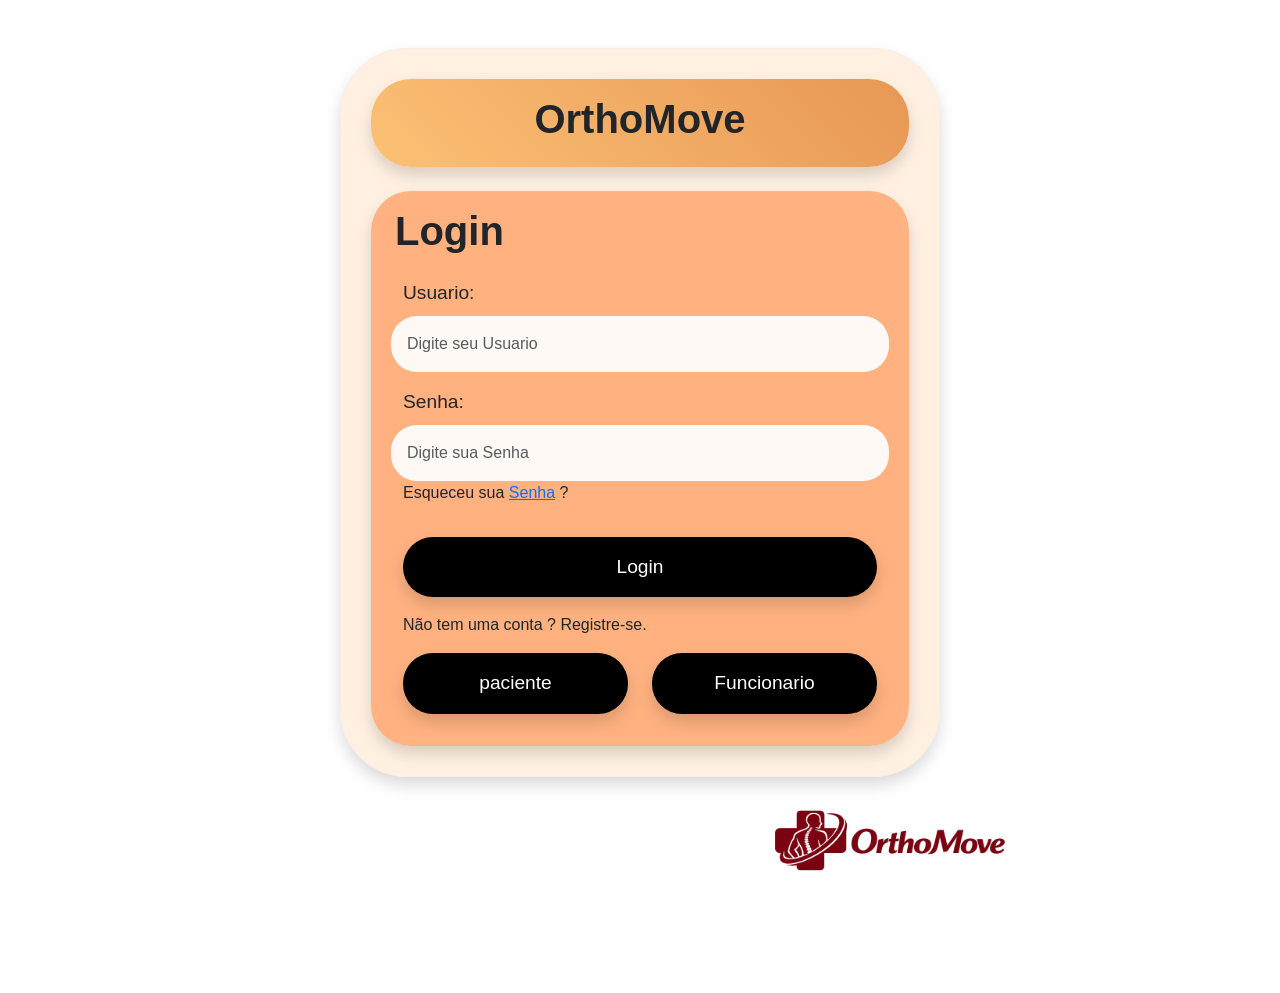
<file: index.html>
<!DOCTYPE html>
<html lang="pt-BR">
<head>
    <meta charset="UTF-8">
    <meta name="viewport" content="width=device-width, initial-scale=1.0">
    <title>Login</title>
    <link rel="shortcut icon" href="/favicon.ico" type="image/x-icon">
    <link href="https://cdn.jsdelivr.net/npm/bootstrap@5.3.8/dist/css/bootstrap.min.css" rel="stylesheet" integrity="sha384-sRIl4kxILFvY47J16cr9ZwB07vP4J8+LH7qKQnuqkuIAvNWLzeN8tE5YBujZqJLB" crossorigin="anonymous">        
    <link rel="stylesheet" href="style.css">
    <link href="https://fonts.cdnfonts.com/css/poppins" rel="stylesheet">

</head>
<body class="vh-100">
    <div class="container shadow mt-5 mb-3 maior">
        
        <div class="card-box shadow mb-4 p-3 titulo">
            <h1 class="text-center"><strong>OrthoMove</strong></h1>
            
        </div>
        <div class="card-box shadow p-3 menor ">
            <h1 class="ms-2 login">Login</h1>
            <div class="row  p-3">
                <label class="mb-2">Usuario:</label>
                <input type="text" placeholder="Digite seu Usuario" class="mb-3 p-3 form-control" > 
                <label class="mb-2 ">Senha:</label>
                <input type="password" placeholder="Digite sua Senha" class="p-3 form-control"> 
                <p>Esqueceu sua <a href="#">Senha</a> ?</p>
            </div>
            <div class="row ps-3 pe-3">
                <a href="Triagem.html" class="link"><button class="by text-center p-3 shadow w-100">
                    Login
                </button> </a>
            </div>

            <div class="row p-3">
                <p>Não tem uma conta ? Registre-se.</p>
                <div class="col-md-6">
                   <a href="Paciente.html" class="link"> <button class="by text-center p-3 shadow w-100">
                        paciente
                    </button> </a>
                </div>
                <div class="col-md-6"> 
                   <a href="Funcionario.html" class="link"> <button class="by text-center p-3 shadow w-100 ">
                        Funcionario
                    </button> </a>
                </div>
            </div>
        </div>
    </div>
    <img class="Logo" src="OrthoMove.png" alt="">
 
</body>



</html>
</file>
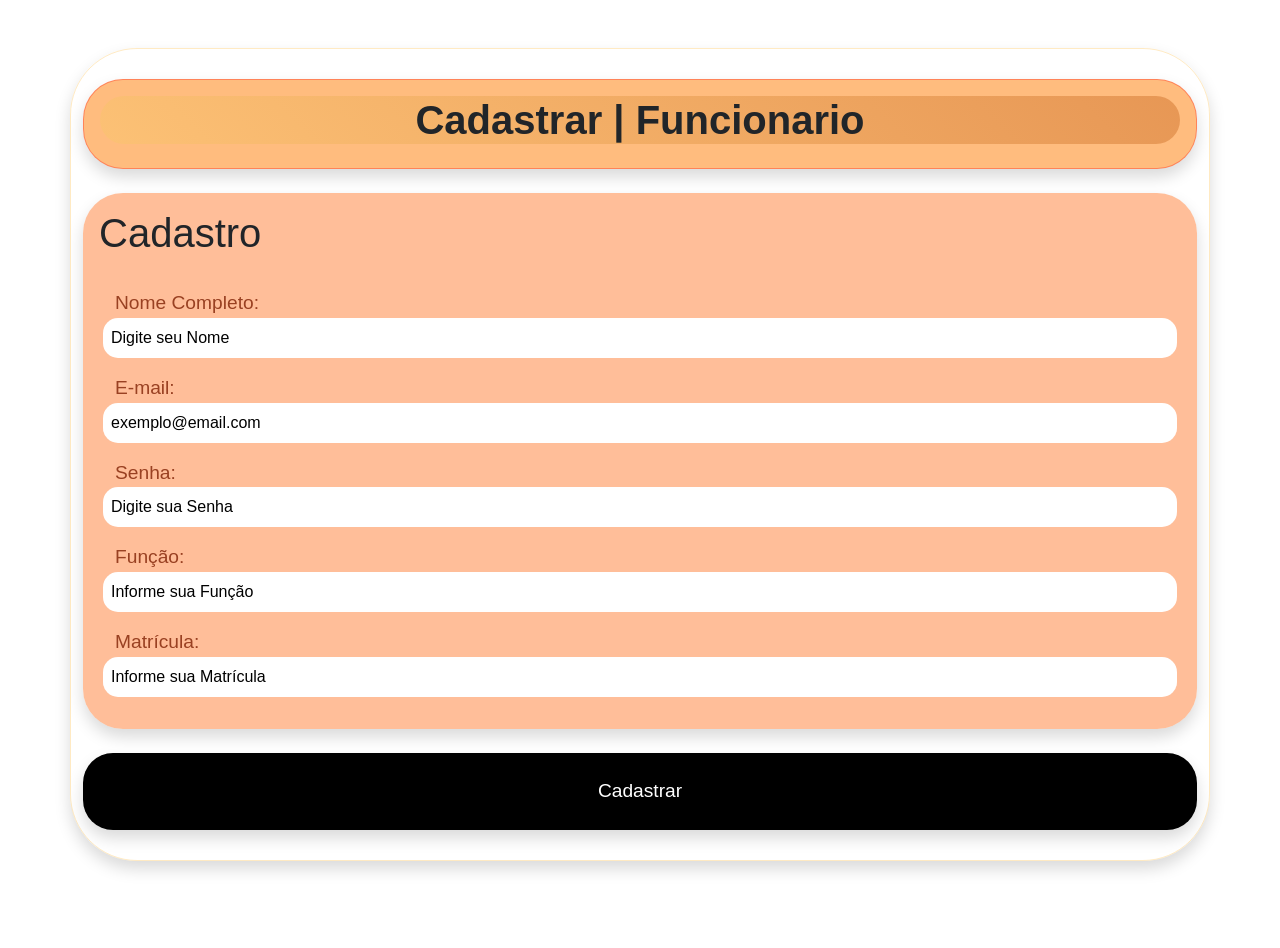
<file: Funcionario.html>
<!DOCTYPE html>
<html lang="en">
<head>
    <meta charset="UTF-8">
    <meta name="viewport" content="width=device-width, initial-scale=1.0">
    <title>Cadastro | Funcionario</title>
    <link href="https://fonts.cdnfonts.com/css/poppins" rel="stylesheet">
    <link rel="stylesheet" href="Funcionario.css">
    <link href="https://cdn.jsdelivr.net/npm/bootstrap@5.3.8/dist/css/bootstrap.min.css" rel="stylesheet" integrity="sha384-sRIl4kxILFvY47J16cr9ZwB07vP4J8+LH7qKQnuqkuIAvNWLzeN8tE5YBujZqJLB" crossorigin="anonymous">        <link rel="stylesheet" href="style.css">
    <link rel="shortcut icon" href="/favicon.ico" type="image/x-icon">
</head>
<body>
    <div class="container shadow mt-5 mb-5">
        <div class="card-box shadow mb-4 p-3 paba">
            <strong><h1 class="text-center titulo">Cadastrar | Funcionario</h1></strong>
        </div>
        <div class="card-box shadow p-3 menor">
            <h1 class="mb-3">Cadastro</h1>
            <div class="row p-3">
                <label>Nome Completo:</label>
                <input type="text" placeholder="Digite seu Nome" class="mb-3 p-2">
                <label>E-mail:</label>
                <input type="email" placeholder="exemplo@email.com" class="mb-3 p-2">
                <label>Senha:</label>
                <input type="password" placeholder="Digite sua Senha" class="mb-3 p-2">
                <label>Função:</label>
                <input type="text" placeholder="Informe sua Função" class="mb-3 p-2">
                <label>Matrícula:</label>
                <input type="text" placeholder="Informe sua Matrícula" class="p-2">
            </div>
        </div>
        <div>
            <a href="index.html" class="link"><button class="text-center shadow p-4 mt-4 w-100 by">Cadastrar</button> </a>
        </div>
    </div>
</body>
</html>
</file>
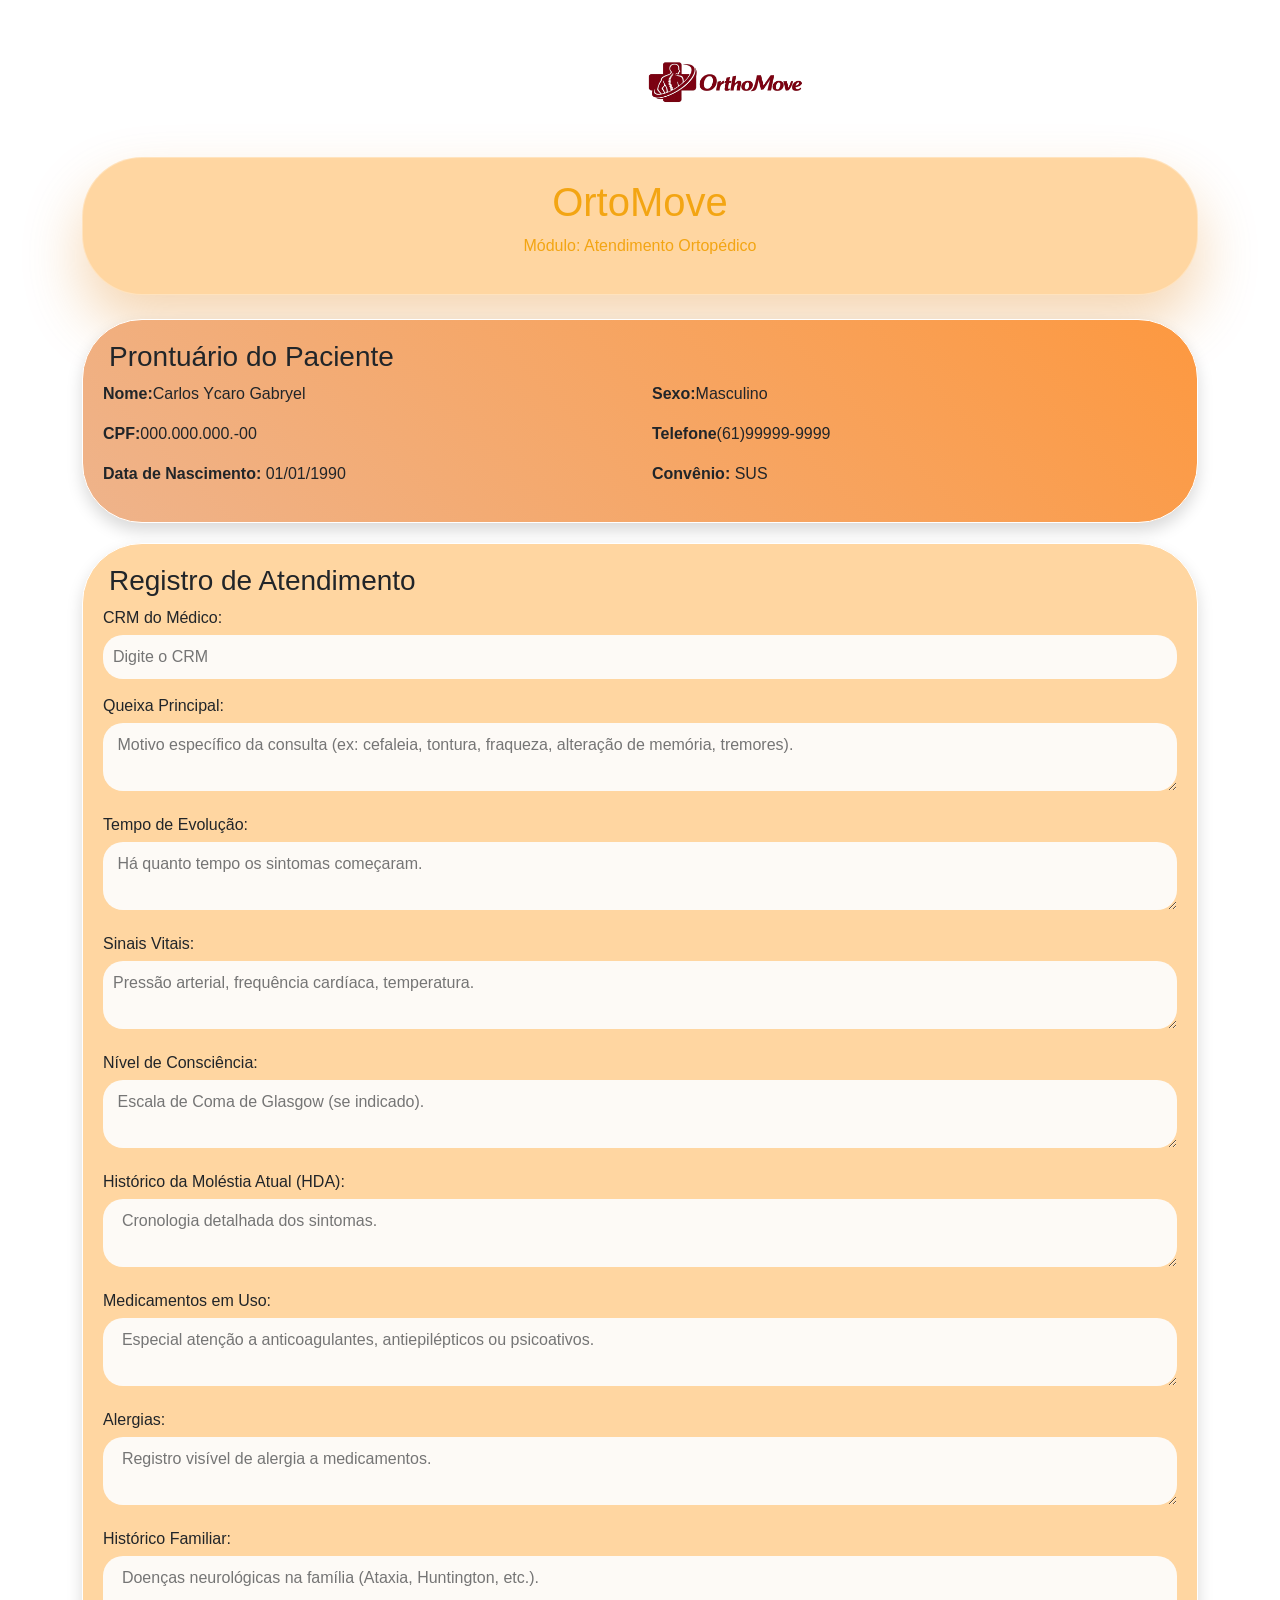
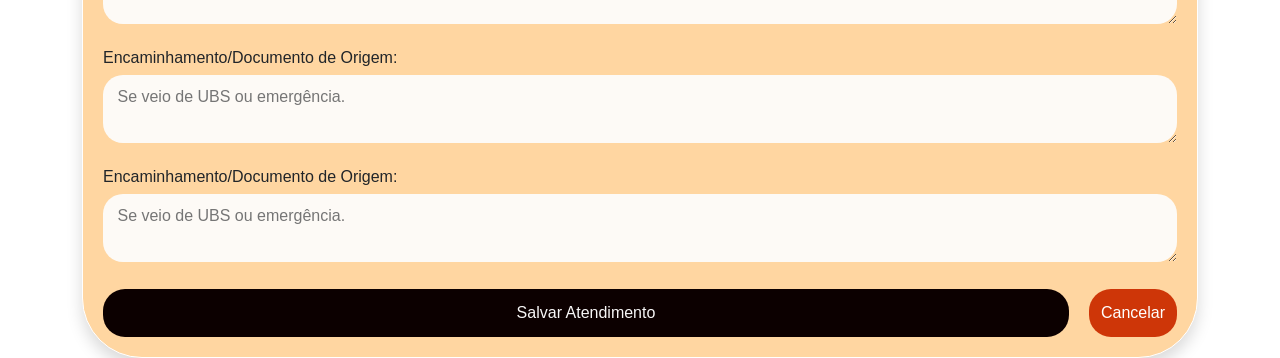
<file: Medico.html>
<!DOCTYPE html>
<html lang="en">
<head>
    <meta charset="UTF-8">
    <meta name="viewport" content="width=device-width, initial-scale=1.0">
    <link rel="stylesheet" href="Medico.css">
    <link href="https://fonts.cdnfonts.com/css/poppins" rel="stylesheet">
    <link rel="shortcut icon" href="/Projeto Sentinela/favicon.ico" type="image/x-icon">
    <title>Documento Médico</title>
    <link href="https://cdn.jsdelivr.net/npm/bootstrap@5.3.8/dist/css/bootstrap.min.css" rel="stylesheet" integrity="sha384-sRIl4kxILFvY47J16cr9ZwB07vP4J8+LH7qKQnuqkuIAvNWLzeN8tE5YBujZqJLB" crossorigin="anonymous">
</head>
<body>

    <!--
    <header class="topo">
        <h1>Hospital Home</h1>
        <p>Módulo: Atendimento Médico</p>
    </header>
-->

    


    <div id="maior">
    <div class="container mt-4">
        <img class="Logo" src="OrthoMove.png" alt="">
        
        <div class="text-center mb-4">
            
            <strong><h1>OrtoMove</h1></strong>
            <p>Módulo: Atendimento Ortopédico</p>
            
        </div>

        <div class="card-box shadow meir">
            <h3>Prontuário do Paciente</h3>

            <div class="row">
                <div class="col-md-6">
                    <p><strong>Nome:</strong>Carlos Ycaro Gabryel</p>
                    <p><strong>CPF:</strong>000.000.000.-00</p>
                    <p><strong> Data de Nascimento:</strong> 01/01/1990</p>
                </div>
                
                <div class="col-md-6">
                    <p><strong>Sexo:</strong>Masculino</p>
                    <p><strong>Telefone</strong>(61)99999-9999</p>
                    <p><strong>Convênio:</strong> SUS</p>
                </div>
            </div>
        </div>
        <div class="card-box shadow ficha">

            <h3>Registro de Atendimento</h3>

            <div class="campo">
                <label> CRM do Médico:</label>
                <input type="text" placeholder="Digite o CRM">
            </div>
            
            <div class="campo">
                <label> Queixa Principal:</label> 
                <textarea placeholder=" Motivo específico da consulta (ex: cefaleia, tontura, fraqueza, alteração de memória, tremores)."></textarea>
            </div>
            
            <div class="campo">
                <label> Tempo de Evolução:</label> 
                <textarea placeholder=" Há quanto tempo os sintomas começaram."></textarea>
            </div>
            
            <div class="campo">
                <label> Sinais Vitais: </label> 
                <textarea placeholder="Pressão arterial, frequência cardíaca, temperatura."></textarea>
            </div>
            
            <div class="campo">
                <label> Nível de Consciência:</label> 
                <textarea placeholder=" Escala de Coma de Glasgow (se indicado)."></textarea>
            </div> 
            
            
            <div class="campo">
                <label>Histórico da Moléstia Atual (HDA):</label> 
                <textarea placeholder="  Cronologia detalhada dos sintomas."></textarea>
            </div> 

            
            <div class="campo">
                <label>Medicamentos em Uso:</label> 
                <textarea placeholder="  Especial atenção a anticoagulantes, antiepilépticos ou psicoativos."></textarea>
            </div> 

            
            <div class="campo">
                <label>Alergias:</label> 
                <textarea placeholder="  Registro visível de alergia a medicamentos."></textarea>
            </div> 

            
            <div class="campo">
                <label>Histórico Familiar: </label> 
                <textarea placeholder="  Doenças neurológicas na família (Ataxia, Huntington, etc.)."></textarea>
            </div> 

            
            <div class="campo">
                <label>Encaminhamento/Documento de Origem: </label> 
                <textarea placeholder=" Se veio de UBS ou emergência."></textarea>
            </div> 


            <div class="campo">
                <label>Encaminhamento/Documento de Origem: </label> 
                <textarea placeholder=" Se veio de UBS ou emergência."></textarea>
            </div> 
            
            <div class="botoes">
                <button class="btn-salvar">Salvar Atendimento</button>
                <a href="index.html"><button class="btn-secundario">Cancelar</button> </a>
            </div>           

        </div>
    </div>
    </div>

</body>
</html>
</file>
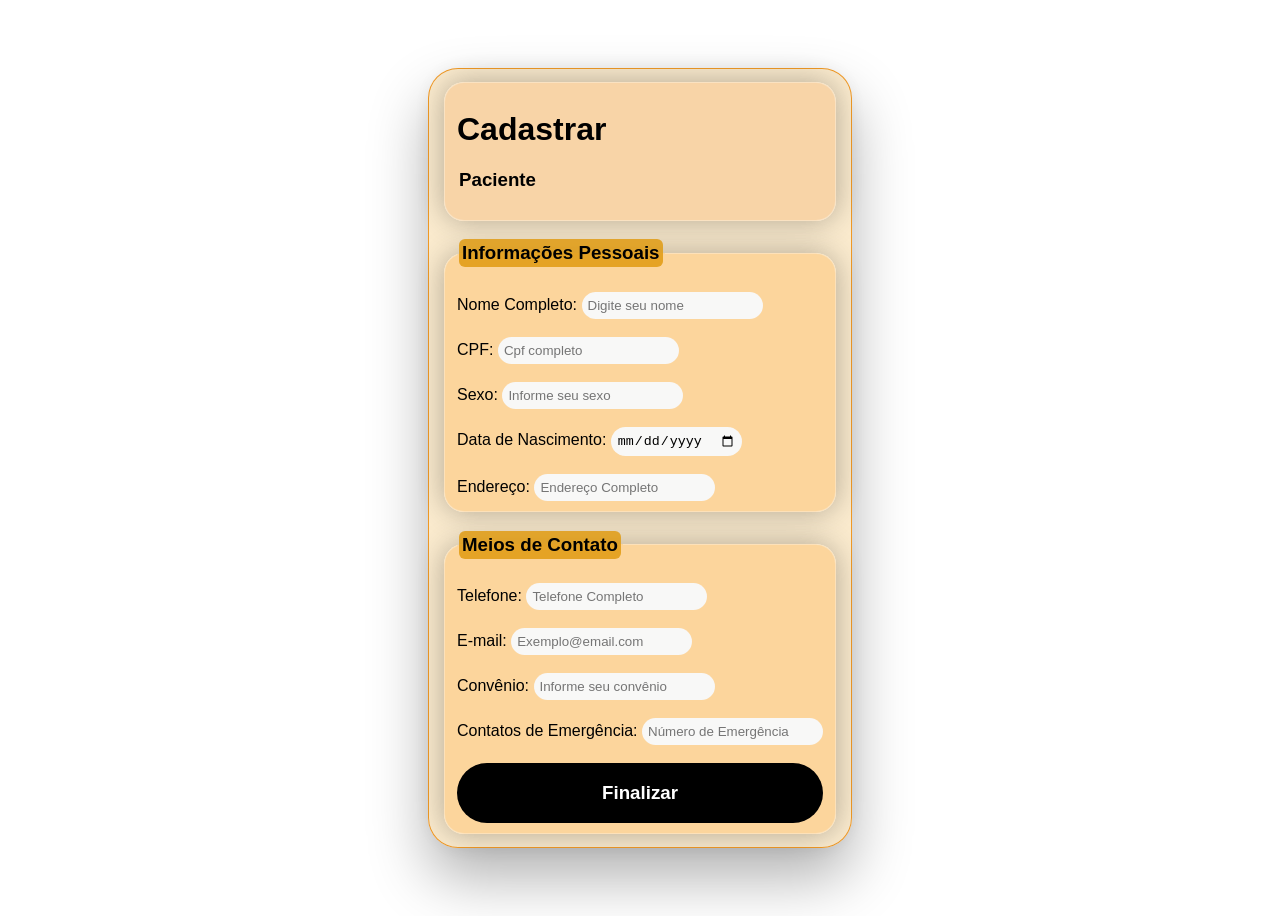
<file: Paciente.html>
<!DOCTYPE html>
<html lang="en">
<head>
    <meta charset="UTF-8">
    <meta name="viewport" content="width=device-width, initial-scale=1.0">
    <title>Projeto Sentinela</title>
    <link rel="stylesheet" href="Paciente.css">
    <link rel="shortcut icon" href="/Projeto Sentinela/favicon.ico" type="image/x-icon">
    <link href="https://fonts.cdnfonts.com/css/poppins" rel="stylesheet">
    <link rel="shortcut icon" href="/Projeto Sentinela/favicon.ico" type="image/x-icon">
                

</head>
<body>
   <div>

        <form>
            <fieldset id="maior">

            <fieldset id="titulo">
                <div><h1>Cadastrar</h1></div>
                <div id="legenda1"><legend><h3>Paciente</h3></legend></div>
            </fieldset>
            
            <fieldset id="paba">
                <legend><h3 id="legenda2">Informações Pessoais</h3></legend>

                <div>
                    <label>Nome Completo:</label> <input type="text" placeholder="Digite seu nome">
                   
                </div>
                <br>
                <div>
                    <label>CPF: </label>  <input type="Number" placeholder="Cpf completo">
                
                </div>
                <br>
                <div>
                    <label>Sexo:</label> <input type="text" placeholder="Informe seu sexo"> 
                </div>
                <br>
                <div>
                    <label>Data de Nascimento:</label>  <input type="date"> 
                </div>
                <br>
                <div>
                    <label>Endereço:</label>  <input type="text" placeholder="Endereço Completo">
                </div>
            </fieldset>
            
            <fieldset id="saba">
                <legend ><h3 id="legenda3">Meios de Contato</h3></legend>

                <div>
                    <label>Telefone:</label> <input type="number" placeholder="Telefone Completo">
                </div>
                <br>
                <div>
                    <label>E-mail:</label> <input type="email" placeholder="Exemplo@email.com">
                </div>
                <br>
                <div>
                    <label>Convênio:</label>  <input type="text" placeholder="Informe seu convênio">
                </div>
                <br>
                <div>
                    <label>Contatos de Emergência:</label> <input type="number" placeholder="Número de Emergência">
                </div>
                <br>
                <a href="index.html" id="finalizar"><h3  > Finalizar </h3></a>

            </fieldset>
            
            </fieldset>

        </form>
    </div>
</body>
</html>
</file>
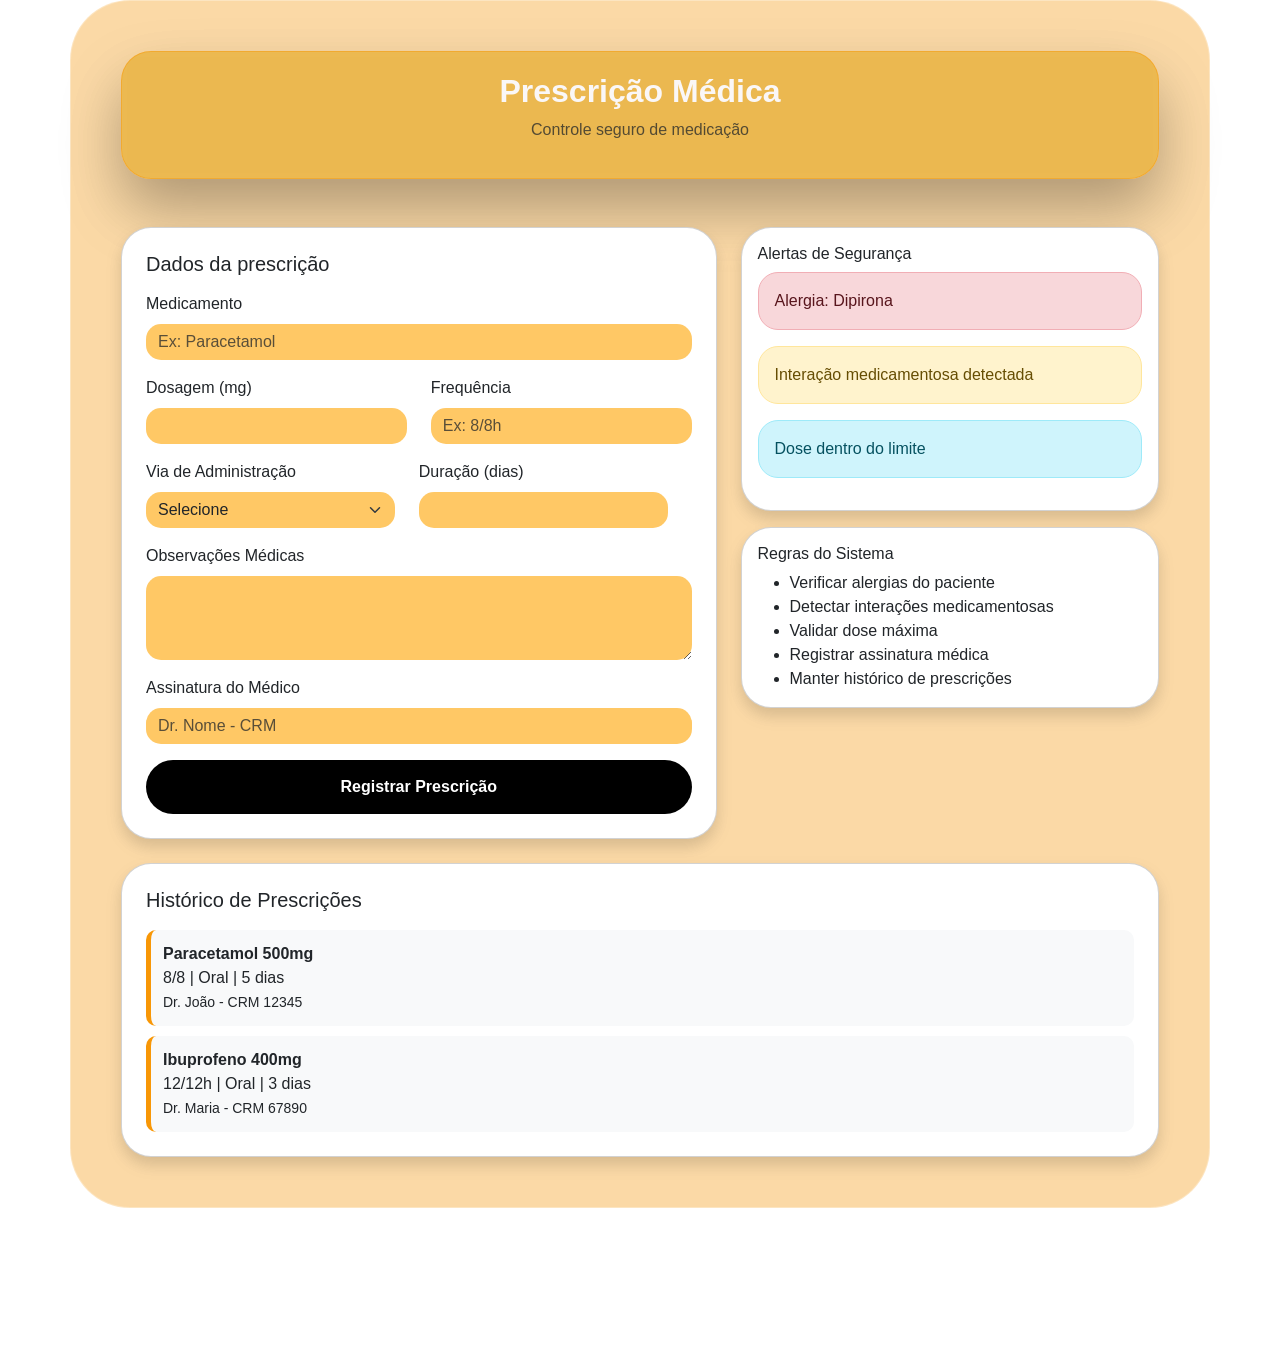
<file: Prescrição.html>
<!DOCTYPE html>
<html lang="en">
<head>
    <meta charset="UTF-8">
    <meta name="viewport" content="width=device-width, initial-scale=1.0">
    <link href="https://cdn.jsdelivr.net/npm/bootstrap@5.3.8/dist/css/bootstrap.min.css" rel="stylesheet" integrity="sha384-sRIl4kxILFvY47J16cr9ZwB07vP4J8+LH7qKQnuqkuIAvNWLzeN8tE5YBujZqJLB" crossorigin="anonymous">
    <link rel="stylesheet" href="Prescrição.css">
    <title>Prescrição</title>
    <link rel="shortcut icon" href="/Projeto Sentinela/favicon.ico" type="image/x-icon">
    <link href="https://fonts.cdnfonts.com/css/poppins" rel="stylesheet">

</head>
<body>

<div class="container">

    <div class="text-center mb-4">
        <h2>Prescrição Médica</h2>
        <p class="text-muted">Controle seguro de medicação</p>
    </div> <br>
    <!--    Classe          O que faz 
            Container       Centraliza o conteúdo
            mt-5            Margem em cima
            mb-5            Margem embaixo
            text-center     Centraliza o texto 
            text-muted      Texto mais clar/cinza -->

<div class="row">
    <div class="col-md-7">
        <div class="card p-4 shadow">
            <h5 class="mb-3">Dados da prescrição</h5>
                <div class="mb-3">
                    <label class="form-label">Medicamento</label>
                    <input type="text" class="form-control" placeholder="Ex: Paracetamol">
                </div>

            <div class="row">
                    <div class="col-md-6 mb-3">
                        <label class="form-label">Dosagem (mg)</label>
                        <input type="number" class="form-control">
                    </div>
                    <div class="col-md-6 mb-3">
                        <label class="form-label">Frequência</label>
                        <input type="text" class="form-control" placeholder="Ex: 8/8h">
                    </div>

            <div class="row">
                <div class="col-md-6 mb-3">
                    <label class="form-label">Via de Administração</label>
                    <select class="form-select">
                        <option selected disabled> Selecione</option>
                        <option class="option">Oral</option>
                        <option>Intravenosa</option>
                        <option>Intramuscular</option>
                        <option>Tópica</option>
                    </select>
                </div>
                <!--    col-md-6        Ocupa metade da tela
                        mb-3            Margem embaixo
                        form-select     Campo de lista suspensa
                        selected        Já aparece selecionada
                        disable         Não pode ser escolhida
                        option          Cada item da lista  -->

                <div class="col-md-6 mb-3">
                    <label class="form-label">Duração (dias)</label>
                    <input type="number" class="form-control">
                </div>
            </div>
            </div>

                <div class="mb-3">
                    <label class="form-label">Observações Médicas</label>
                    <textarea class="form-control" rows="3"></textarea>
                </div>

                <div class="mb-3">
                    <label class="form-label">Assinatura do Médico</label>
                    <input type="text" class="form-control" placeholder="Dr. Nome - CRM">
                </div>
            
                <a href="Medico.html"><button class="btn btn-primary w-100">
                    <strong>Registrar Prescrição</strong>
                </button></a>
        </div>
    </div>
    
    <!-- ALERTAS E REGRAS -->
     <div class="col-md-5">

        <!-- Alertas -->
         <div class="card p-3 shadow mb-3">
            <h6>Alertas de Segurança</h6>
            
            <div class=" alert alert-danger">
                Alergia: Dipirona
            </div>

            <div class="alert alert-warning">
                Interação medicamentosa detectada
            </div>

            <div class="alert alert-info">
                Dose dentro do limite
            </div>
            <!--    alert-danger    =   verde
                    alert-warning   =   amarelo
                    alert-info      =   azul       -->
         </div>

         <!-- Regras -->
          <div class="card p-3 shadow">
            <h6>Regras do Sistema</h6>
            <ul class="mb-0">
                <li>Verificar alergias do paciente</li>
                <li>Detectar interações medicamentosas</li>
                <li>Validar dose máxima</li>
                <li>Registrar assinatura médica</li>
                <li>Manter histórico de prescrições</li>
            </ul>
        </div>
    </div>
</div>

        <!-- HISTÓRICO -->
    <div class="card p-4 shadow mt-4">

            <h5>Histórico de Prescrições</h5>

            <div class="historico">
                <strong>Paracetamol 500mg</strong><br>
                8/8 | Oral | 5 dias <br>
                <small>Dr. João - CRM 12345</small>
            </div>

            <div class="historico">
                <strong>Ibuprofeno 400mg</strong><br>
                12/12h | Oral | 3 dias <br>
                <small>Dr. Maria - CRM 67890</small>
            </div>
        </div>
    </div>


</body>
</html>
</file>
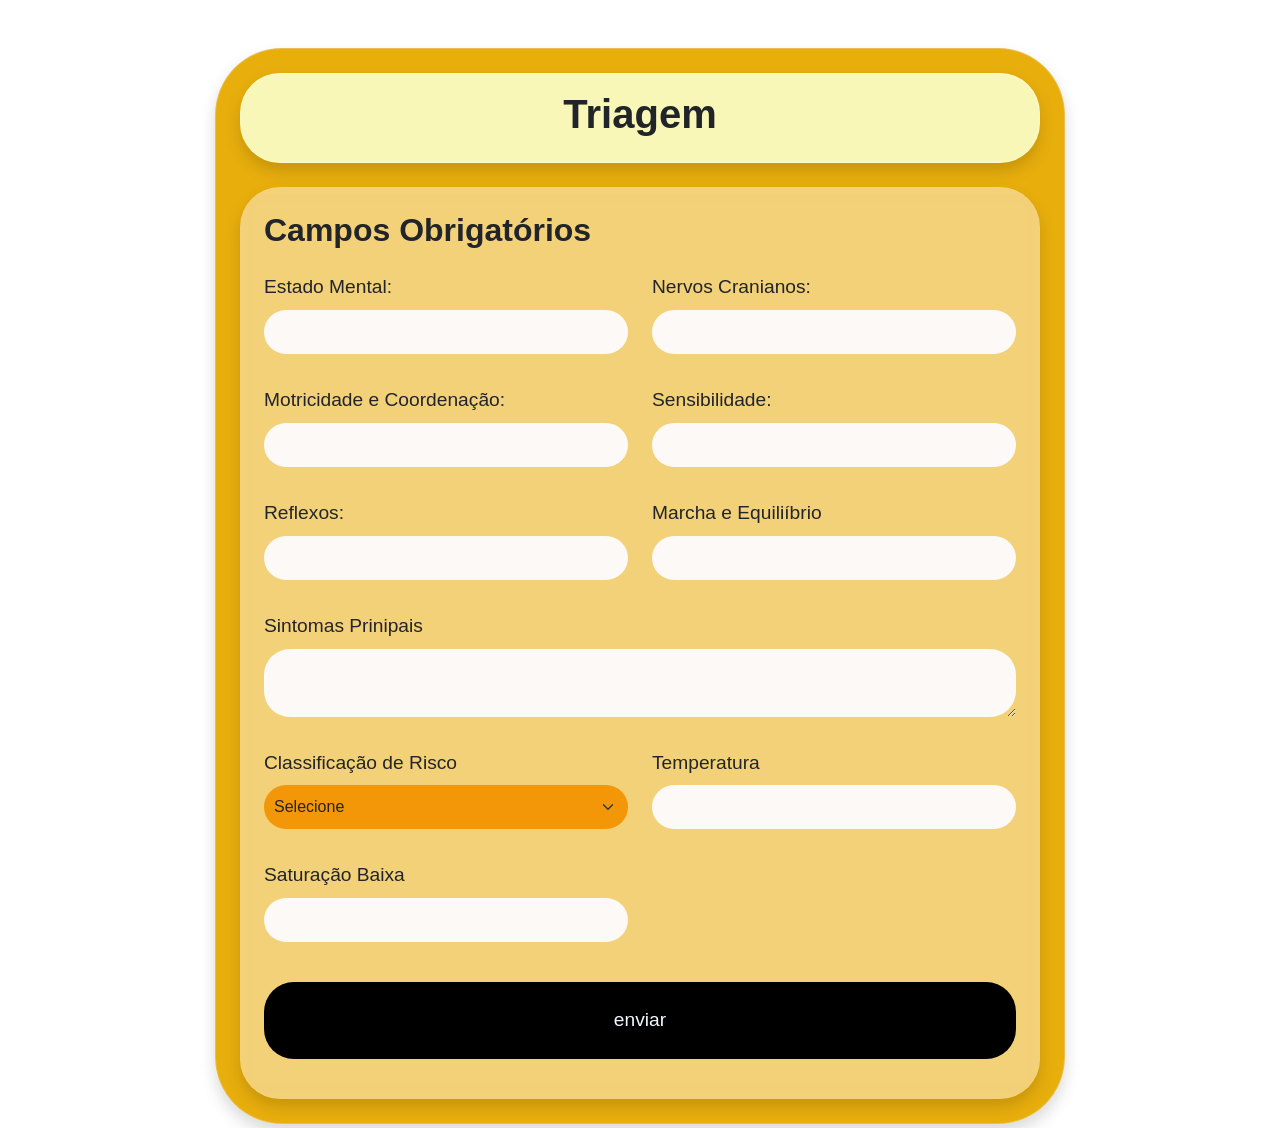
<file: Triagem.html>
<!DOCTYPE html>
<html lang="en">
<head>
    <meta charset="UTF-8">
    <meta name="viewport" content="width=device-width, initial-scale=1.0">
    <title>Triagem</title>
    <link href="https://cdn.jsdelivr.net/npm/bootstrap@5.3.8/dist/css/bootstrap.min.css" rel="stylesheet" integrity="sha384-sRIl4kxILFvY47J16cr9ZwB07vP4J8+LH7qKQnuqkuIAvNWLzeN8tE5YBujZqJLB" crossorigin="anonymous">
    <link href="https://fonts.cdnfonts.com/css/poppins" rel="stylesheet">
    <link rel="stylesheet" href="Triagem.css">
</head>
<body>
    <div class="container mt-5 mb-3 shadow p-4">

        <div class="card-box shadow p-3 titulo">
            <h1 class="text-center"><strong>Triagem</strong></h1>
        </div>

        <div class="card-box shadow mt-4 p-4 paba">
            <h2 class="tp">Campos Obrigatórios</h2>
            <div class="row">
                <div class="col-md-6 mb-3 mt-3">
                    <label class="form-label">Estado Mental: </label>
                    <input type="text" class="form-control">
                </div>
                <div class="col-md-6 mb-3 mt-3">
                    <label class="form-label">Nervos Cranianos: </label>
                    <input type="text" class="form-control">
                </div>
            </div>

            <div class="row">
                <div class="col-md-6 mb-3 mt-3">
                    <label class="form-label">Motricidade e Coordenação: </label>
                    <input type="text" class="form-control">
                </div>
                <div class="col-md-6 mb-3 mt-3">
                    <label class="form-label">Sensibilidade: </label>
                    <input type="text" class="form-control">
                </div>
            </div> 

            <div class="row">
                <div class="col-md-6 mb-3 mt-3">
                    <label class="form-label">Reflexos: </label>
                    <input type="text" class="form-control">
                </div>
                <div class="col-md-6 mb-3 mt-3">
                    <label class="form-label">Marcha e Equiliíbrio </label>
                    <input type="text" class="form-control">
                </div>
            </div> 
            <div class="row">
                <div class="col-md-12 mb-3 mt-3">
                    <label class="form-label">Sintomas Prinipais</label>
                    <textarea class="form-control"></textarea>
                </div>
            </div>

            <div class="row">
                <div class="col-md-6 mb-3 mt-3">
                    <label class="form-label">Classificação de Risco</label>
                    <select class="form-select">
                        <option selected disabled> Selecione</option>
                        <option class="bl">Não urgente</option>
                        <option class="gr">Pouco Urgente</option>
                        <option class="yl">Urgente</option>
                        <option class="lr">Muito Urgente</option>
                        <option class="rd">Emergência</option>
                    </select>
                </div>

                <div class="col-md-6  mt-3 mb-3">
                    <label class="form-label">Temperatura</label>
                    <input type="number" class="form-control">
                </div>
            </div>
            <div class="row">
                <div class="col-md-6 mb-3 mt-3">
                    <label class="form-label">Saturação Baixa</label>
                    <input type="number" class="form-control">
                </div>
            </div>

            <div class="row">
                <div class="mb-3 mt-4">
                    <a href="Prescrição.html" class="link"><button class="button w-100 p-4 by">enviar</button></a>
                </div>
            </div>

    </div>
    
</body>
</html>
</file>
<file: style.css>
body{
    height: 100vh;
    background-image: url(https://static.vecteezy.com/ti/vetor-gratis/t1/41023567-onda-branco-e-laranja-fundo-com-gradiente-conceito-gratis-vetor.jpg);
    font-family: 'Poppins', sans-serif; 
    background-repeat: no-repeat;
    background-size: cover;
}

.Logo{width: 300px;
    height: 300;
    position: relative;
    left: 750px;
    top: -40px;}

.link{
    color: white;
    text-decoration: none;
    font-size: larger;
    font-weight: bold;
}

.login{
    font-weight: 600;
}

.maior{
    max-width: 600px;
    backdrop-filter:  blur(7px);
    border-radius: 67px;
    padding: 30px;
    border: 1px, solid rgba(233, 233, 233, 0.3);
    background-color: rgba(255, 205, 159, 0.3); 
}


.menor{
    background-color: rgba(255, 127, 53, 0.5);
    border-radius: 40px;
    backdrop-filter: blur(7px);
}

.titulo{
    background-image: linear-gradient(45deg, rgb(252, 193, 117), rgb(231, 151, 85));
    border-radius: 40px;
}

.form-control{
    border-radius: 26px;
    border: none;
    background-color: rgba(255, 255, 255, 0.932);
    transition: all 0.3s ease-in-out;
    outline: none;
}

.form-control:hover{
    background-color: rgba(204, 119, 7, 0.4);
    box-shadow: 0px 0px 9px white;
}

.form-control:focus{
    background-color: rgba(219, 216, 111, 0.973);
    color: white;
}

label{
    font-size: larger;
    font-weight:440;
}

.by{
    border-radius: 30px;
    background-color: black;
    border: none;
    transition:  all 0.3s ease-in-out;
}

.by:hover{
    scale: 1.07;
    background-color: rgb(218, 164, 120);
    color: aliceblue;
}

::-webkit-input-placeholder{
    color: rgb(0, 0, 0);
}

button{color: white;}
</file>
<file: Prescrição.css>
body {
    background-image: url(https://static.vecteezy.com/ti/vetor-gratis/p1/11171111-fundo-branco-com-laranja-geometrica-gratis-vetor.jpg);
    font-family: Arial, sans-serif;
    height: 150vh;
    background-size: cover;
    font-family: 'Poppins', sans-serif;
}

.container{
    background-color: rgba(247, 180, 79, 0.507);
    padding: 50px;
    border-radius: 60px;
    backdrop-filter: blur(7px);
    border: 1px solid rgba(255, 255, 255, 0.3);
}

a{
    color: white;
    text-decoration: none;
    font-size: larger;
    font-weight: bold;
}

.card {
    border-radius: 30px;

}

h2 {
    font-weight: bold;
}

.historico{ 
    background: #f8f9fa;
    padding: 12px;
    border-radius: 10px;
    margin-top: 10px;
    border-left: 5px solid  #f89706;
}

.card p-3 shadow {
    
     color: rgb(0, 0, 0);
    text-align: center;
    /* define cor de fundo*/
    background-color: rgba(252, 128, 28, 0.904);
    /* define cor e estilo da borda*/
    border: 1px, solid rgba(209, 102, 3, 0.3);
    border-radius: 30px;
    /* cria uma sombra atras do objeto*/
    box-shadow: 0px 30px 60px hsl(0, 0%, 0%, 0.3);
    /* cria um efeito de blur nos objetos que estão atras */
    backdrop-filter: blur(7px);
    padding: 13px;
}
.text-center{
    color: rgb(250, 247, 247);
    text-align: center;
    /* define cor de fundo*/
    background-color: rgba(235, 185, 79, 0.945);
    /* define cor e estilo da borda*/
    border: 1px, solid rgba(248, 154, 12, 0.466);
    border-radius: 30px;
    /* cria uma sombra atras do objeto*/
    box-shadow: 0px 30px 60px hsl(0, 0%, 0%, 0.3);
    /* cria um efeito de blur nos objetos que estão atras */
    backdrop-filter: blur(4px);
    padding: 20px;
}

.btn{
    color: white;
    background-color: black;
    border-radius: 30px;
    border: none;
    transition: scale 0.2s, color 0.2s;
    padding: 15px;
}

.btn:hover{
    scale: 1.1;
    background-color: black;
    color: rgb(255, 146, 21);

    
}
.card, p-4, shadow, mt-4{
    border-radius: 30px;
}

.form-control{
    border-radius: 15px;
    border: none;
    background-color: rgba(255, 197, 91, 0.938);
    transition: background-color 0.2s;
}

.form-control:hover{
    background-color: rgba(154, 190, 190, 0.562);
}

.form-select, option{
    border-radius: 15px;
    border: none;
    background-color: rgba(255, 197, 91, 0.938);
    transition: background-color 0.2s;
    
}

.form-select:hover{
    background-color: rgba(154, 190, 190, 0.562);
}



.option:hover{
    background-color: rgba(154, 190, 190, 0.562);
}

.alert{
    border-radius: 20px;
}
</file>
<file: Funcionario.css>
body{
    height: 100vh;
    background-image: url(https://img.magnific.com/fotos-premium/fundo-abstrato-de-pontos-laranja-e-branco_762785-334435.jpg?semt=ais_hybrid&w=740&q=80);
    font-family: 'Poppins', sans-serif; 
    background-repeat: no-repeat;
    background-size: cover;
}

.container{
    max-width: 500px;
    backdrop-filter:  blur(7px);
    border-radius: 67px;
    padding: 30px;
    border: 1px, solid rgba(255, 186, 57, 0.3);
    background-color:linear-gradient(45deg, rgb(255, 113, 70), rgb(219, 148, 148));
}

.paba{
    background-color: rgb(255, 188, 126);
    border-radius: 40px;
    border: 1px, solid rgba(255, 0, 0, 0.3);
}

.titulo{
    font-weight: 600;
}

label{
    font-weight: 440;
    font-size: larger;
    color: rgb(153, 65, 34);
}

.by{
    border-radius: 30px;
    background-color: rgb(0, 0, 0);
    border: none;
    transition:  all 0.3s ease-in-out;
}

.by:hover{
    scale: 1.07;
    background-color: rgb(194, 144, 37);
    color: rgb(182, 116, 54);
}

.link{
    color: white;
    text-decoration: none;
    font-size: larger;
    font-weight: bold;
}

.menor{
    background-color: rgb(255, 214, 161);
    border-radius: 40px;
    backdrop-filter: blur(7px);
}

input{
    border-radius: 15px;
    border: none;
    background-color: rgb(255, 255, 255);
    transition: all 0.3s ease-in-out;
    outline: none;
    color: rgb(226, 94, 0);
}

input:hover{
    background-color: rgba(143, 99, 32, 0.4);
}

input:focus{
    background-color: rgba(154, 190, 190, 0.562);
    color: white;
}

::-webkit-input-placeholder{
    color: rgba(68, 43, 10, 0.6);
}
button{color: white;}
</file>
<file: Medico.css>
body{
    background-image: url(https://img.magnific.com/fotos-premium/quadro-de-aquarela-laranja_667461-5034.jpg?semt=ais_hybrid&w=740&q=80);
    height: 200vh;
    background-size: cover;
    background-repeat: no-repeat;
}


.topo{
    background-image: linear-gradient(45deg, rgb(255, 214, 161), rgb(211, 145, 46));
    color: white;
    padding: 15px;
    text-align: center;
    font-family: 'Poppins', sans-serif;
}

.text-center{
    color: rgb(243, 165, 19);
    text-align: center;
    /* define cor de fundo*/
    background-color: rgba(255, 214, 161);
    /* define cor e estilo da borda*/
    border: 1px, solid rgba(255, 255, 255, 0.3);
    border-radius: 60px;
    /* cria uma sombra atras do objeto*/
    box-shadow: 0px 30px 60px hsla(32, 99%, 44%, 0.3);
    /* cria um efeito de blur nos objetos que estão atras */
    backdrop-filter: blur(4px);
    padding: 20px;
    font-family: 'Poppins', sans-serif;
}

.card-box{
    background-color: rgba(255, 214, 161);
    padding: 20px;
    margin-bottom: 20px;
    border-radius: 60px;
    box-shadow: 0px 0px 15px rgba(0, 0, 0, 0.1);
    font-family: 'Poppins', sans-serif;
    backdrop-filter: blur(7px);
    border: 1px solid white;
}

h3{
    margin-bottom: 15px;
    margin-left: 6px;
}

.campo{
    margin-bottom: 15px;
}

.campo label{
    font-weight: light;
    display: block;
    margin-bottom: 5px;
}

input, textarea{
    width: 100%;
    padding: 10px;
    border: 1px, solid, rgb(241, 226, 11);
    border-radius: 20px;
    outline: none;
    background-color: rgba(253, 252, 250, 0.959);
    border: none;
    transition: background-color 0.2s ease-in-out;
}

input:hover{
    background-color: rgba(154, 190, 190, 0.562)
}

textarea:hover{
    background-color: rgba(154, 190, 190, 0.562);
}

textarea{
    height: 100%;
}

.botoes{
    display: flex;
    gap: 20px;
    margin-top: 20px;
}

.btn-salvar{
    border-radius: 22px;
    flex:1;
    background-color: rgb(12, 0, 0);
    color: rgb(248, 247, 247);
    border: none;
    transition: scale 0.2s ease-in-out, color 0.2s ease-in-out;
}

.btn-secundario{
    flex: 1;
    padding: 12px;
    color: white;
    border: none;
    border-radius: 22px;
    background-color: rgb(206, 54, 8);
    transition: scale 0.2s ease-in-out, color 0.2s ease-in-out;
}

.btn-salvar:hover{
    scale: 1.1;
    color: rgb(5, 5, 5);
}

.btn-secundario:hover{
    scale: 1.1;
    color: rgb(221, 88, 0);
    color: aliceblue;
}

.meir{
    background-image: linear-gradient(45deg, rgba(238, 178, 138, 0.959), rgba(252, 127, 24, 0.705));
}

.nda{
    background-image: linear-gradient(180deg, rgba(175, 255, 228, 0.6), rgba(255, 255, 255, 0.3));
}

.Logo{
  width: 100%;
  max-width: 200px; 
  height: auto;
  position: relative;
  left:550px
}
</file>
<file: Paciente.css>
body{
    height: 100vh;
    /* define a imagem de fundo*/
    background-image: url(https://img.magnific.com/fotos-premium/fundo-laranja-e-branco-abstrato-com-pinceladas-e-meio-tono_1316563-382.jpg?semt=ais_hybrid&w=740&q=80);
    /* define a fonte das letras*/
    font-family: 'Poppins', sans-serif; 
    /* centraliza os itens na tela */  
    display: flex;
    align-items: center;
    justify-content: center;   
    background-size: cover;                          
}

#maior{
    /* define cor de fundo*/
    background-color: rgba(247, 213, 151, 0.466);
    /* define cor e estilo da borda*/
    border: 1px, solid rgba(241, 147, 23, 0.911);
    border-radius: 30px;
    /* cria uma sombra atras do objeto*/
    box-shadow: 0px 30px 60px rgba(0, 0, 0, 0.3);
    /* cria um efeito de blur nos objetos que estão atras */
    backdrop-filter: blur(7px);
    padding: 13px;
}

#titulo{
    /* define cor de fundo*/
    background-color: rgba(248, 212, 165, 0.932);
    /* define cor e estilo da borda*/
    border: 1px, solid rgba(255, 255, 255, 0.3);
    border-radius: 20px;
    /* cria uma sombra atras do objeto*/
    box-shadow: 0px 0px 30px hsl(0, 0%, 0%, 0.3);
}

#paba{
    /* define cor de fundo*/
    background-color: rgba(252, 213, 155, 0.966);
    /* define cor e estilo da borda*/
    border: 1px, solid rgba(255, 255, 255, 0.3);
    border-radius: 20px;
    /* cria uma sombra atras do objeto*/
    box-shadow: 0px 0px 30px hsl(0, 0%, 0%, 0.3);
}

#saba{
    /* define cor de fundo*/
    background-color: rgba(252, 213, 155, 0.966);
    /* define cor e estilo da borda*/
    border: 1px, solid rgba(255, 255, 255, 0.3);
    border-radius: 20px;
    /* cria uma sombra atras do objeto*/
    box-shadow: 0px 0px 30px hsl(0, 0%, 0%, 0.3);
}
input{
   /* define cor de fundo*/
    background: rgba(248, 248, 248, 0.993);
    padding: 4px;
    /* define cor e estilo da borda*/
    border-radius: 20px;
    border-color: rgb(0, 0, 0, 0.0);
    /* remove as linhas de borda da caixa de texto */
    outline: none;
    transition: background-color 0.2s;
}
input:hover{
    background-color:  rgba(154, 190, 190, 0.562);
}


#finalizar{
    /* define cor de fundo*/
    background-color: black;
    /* define cor e estilo da borda*/
    border-radius: 30px;
    /* centraliza os itens na tela */  
    align-items: center;
    display: flex;
    justify-content: center;
    /* define a cor do texto */
    color: white;
    /* remove todas as decorações do texto */
    text-decoration: none;
    transition: scale 0.2s ease-in-out, color 0.2s ease-in-out;
}

#finalizar:hover{
    scale: 1.08;
    color: rgb(255, 181, 21);

}

#legenda2{
    /* define cor de fundo*/
    background: rgba(224, 152, 8, 0.8);
    /* define cor e estilo da borda*/
    border-radius: 6px;
    border-color: rgb(0, 0, 0, 0.0);
    /* remove as linhas de borda da caixa de texto */
    outline: none;
    padding: 3px;
}

#legenda3{
    /* define cor de fundo*/
    background: rgba(224, 152, 8, 0.8);
    /* define cor e estilo da borda*/
    border-radius: 6px;
    border-color: rgb(0, 0, 0, 0.0);
    /* remove as linhas de borda da caixa de texto */
    outline: none;
    padding: 3px;
}
</file>
<file: Triagem.css>
body{
    background-image: url(https://img.magnific.com/vetores-premium/um-fundo-laranja-e-laranja-colorido-com-um-quadrado-branco-e-um-quadrado-branca_1049828-231.jpg?semt=ais_test_b&w=740&q=80);
    height: 120vh;
    background-repeat: no-repeat;
    background-size: cover;
    font-family: 'Poppins', sans-serif; 
}

.container{
    max-width: 850px;
    border-radius: 67px;
    padding: 30px;
    border: 1px, solid rgba(233, 233, 233, 0.3);
    backdrop-filter: blur(7px);
    background-color: rgba(231, 170, 0, 0.952); 
}
.card-box{
    background-color: rgba(255, 248, 240, 0.5);
    border-radius: 40px;
    backdrop-filter: blur(7px);
}

.titulo{
    background-color: rgba(250, 255, 202, 0.911);
    border: 1px, solid rgba(255, 255, 255, 0.3);
    border-radius: 40px;
    box-shadow: 0px 0px 30px hsl(0, 0%, 0%, 0.3);
}

.tp{
    font-weight: 600;
}

.form-control{
    padding: 10px;
    border-radius: 26px;
    border: none;
    background-color: rgba(252, 251, 251, 0.973);
    transition: all 0.3s ease-in-out;
    outline: none;
}

.form-select{
    border-radius: 26px;
    border: none;
    background-color: rgba(243, 147, 2, 0.952);
    transition: all 0.3s ease-in-out;
    outline: none;
    padding: 10px;
}

.form-control:hover{
    background-color: rgba(245, 80, 3, 0.986);
}

.form-control:focus{
    background-color: rgb(252, 208, 126);
    color: white;
}
.form-select:hover{
    background-color: rgba(245, 80, 3, 0.986);
}

.form-select:focus{
    background-color: rgba(252, 208, 126);
    color: white;
}

.by{
    border-radius: 30px;
    background-color: black;
    border: none;
    transition:  all 0.3s ease-in-out;
    color: aliceblue;
}

.by:hover{
    scale: 1.07;
    background-color: rgb(236, 134, 0);
    color: aliceblue;
}

::-webkit-input-placeholder{
    color: rgba(0, 0, 0, 0.6);
}

label{
    font-size: larger;
    font-weight:440;
}

.link{
    color: white;
    text-decoration: none;
    font-size: larger;
    font-weight: bold;
}
</file>
